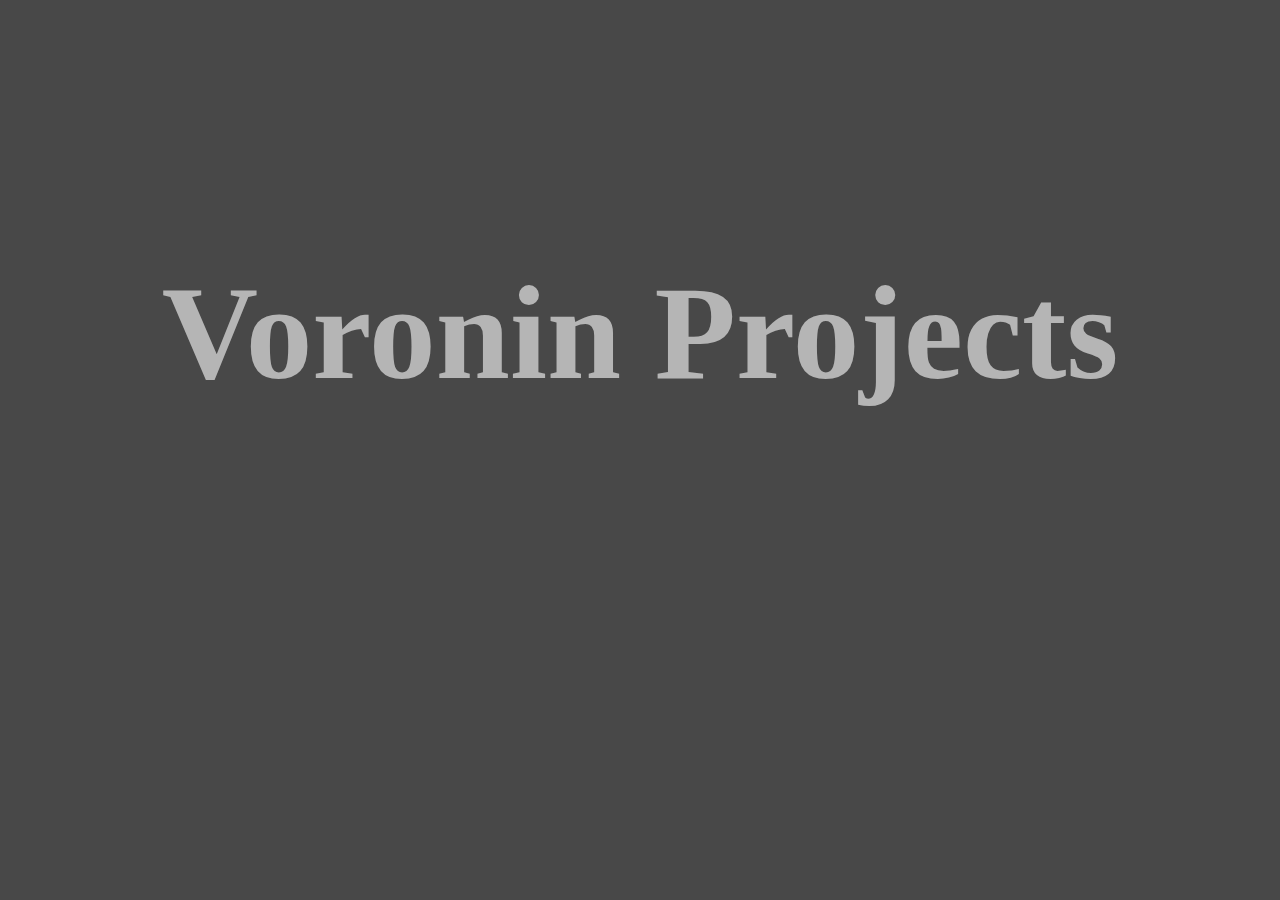
<file: index.html>
<!DOCTYPE html>
<html lang="en">
<head>
    <meta charset="UTF-8">
    <meta http-equiv="X-UA-Compatible" content="IE=edge">
    <meta name="viewport" content="width=device-width, initial-scale=1.0">
    <link rel="stylesheet" href="style.css">
    <title>Voronin</title>
</head>
<body>
    <h1>Voronin Projects</h1>
</body>
</html>
</file>
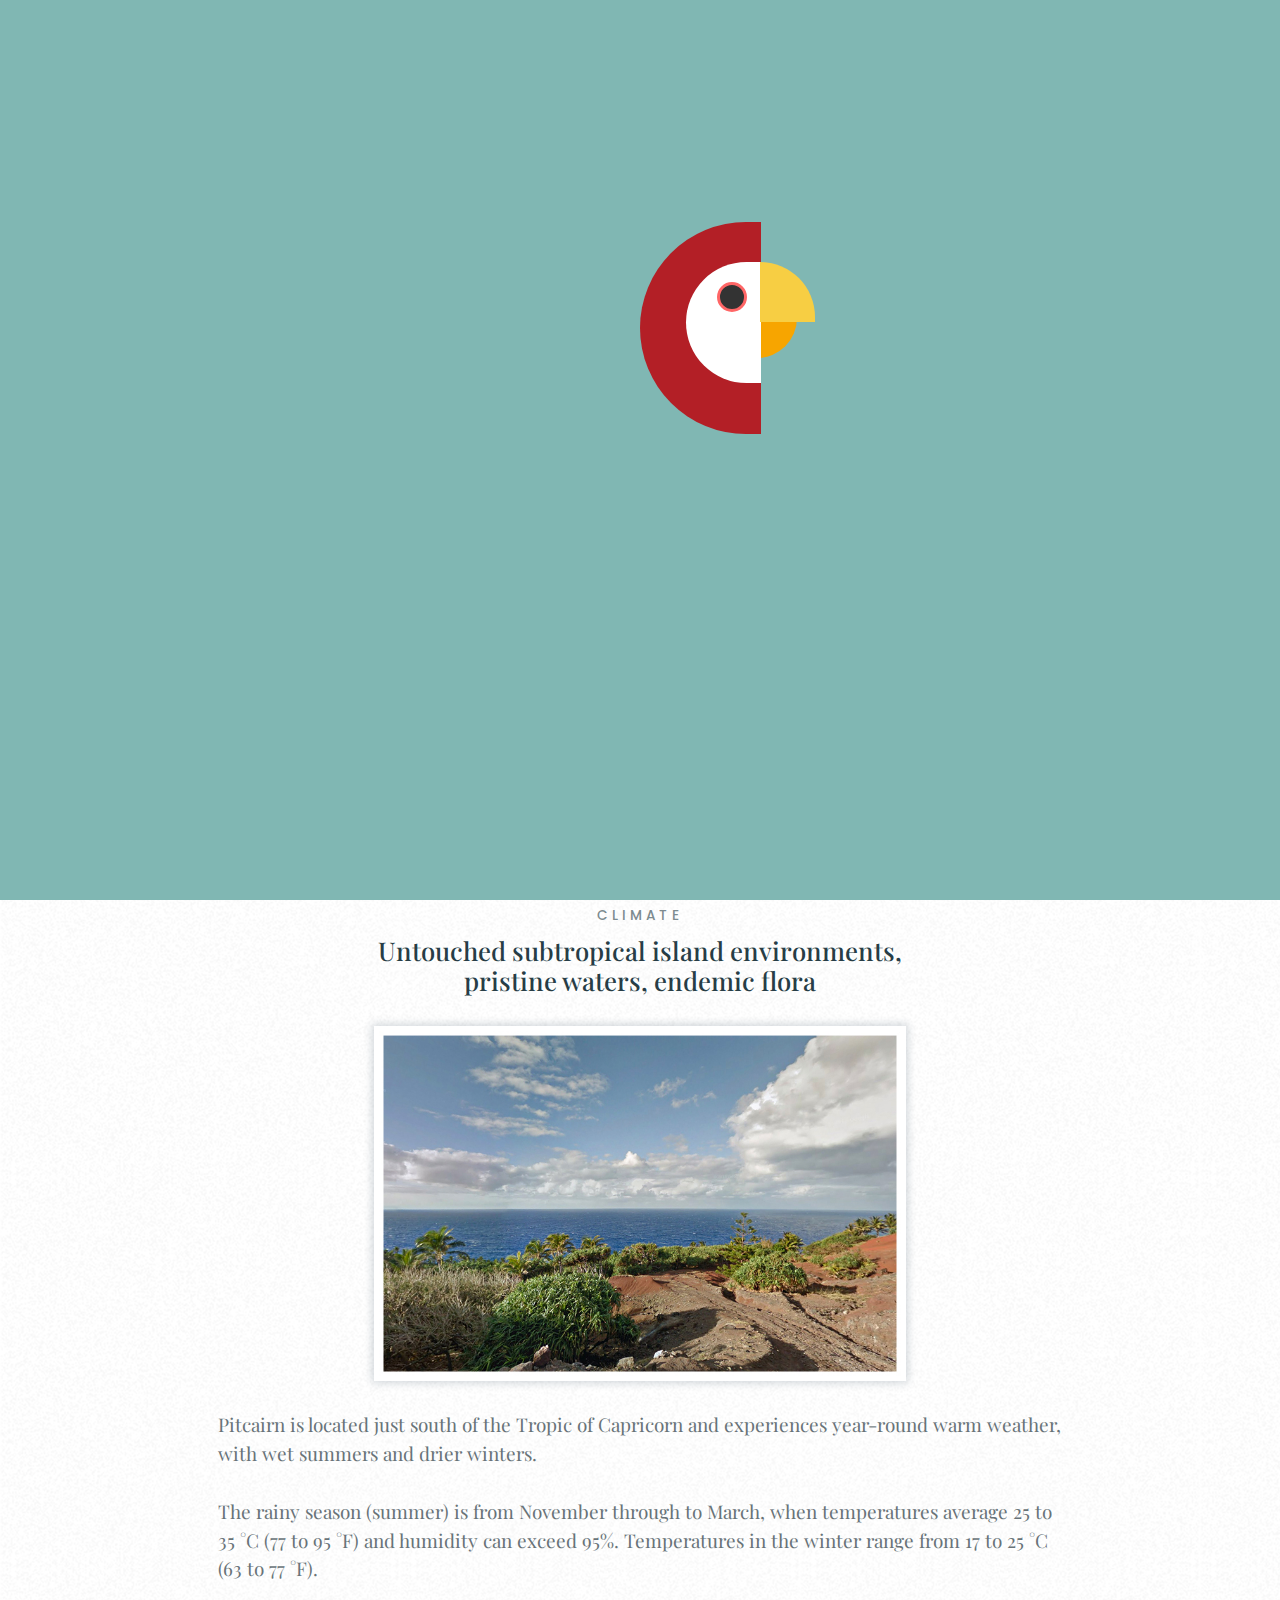
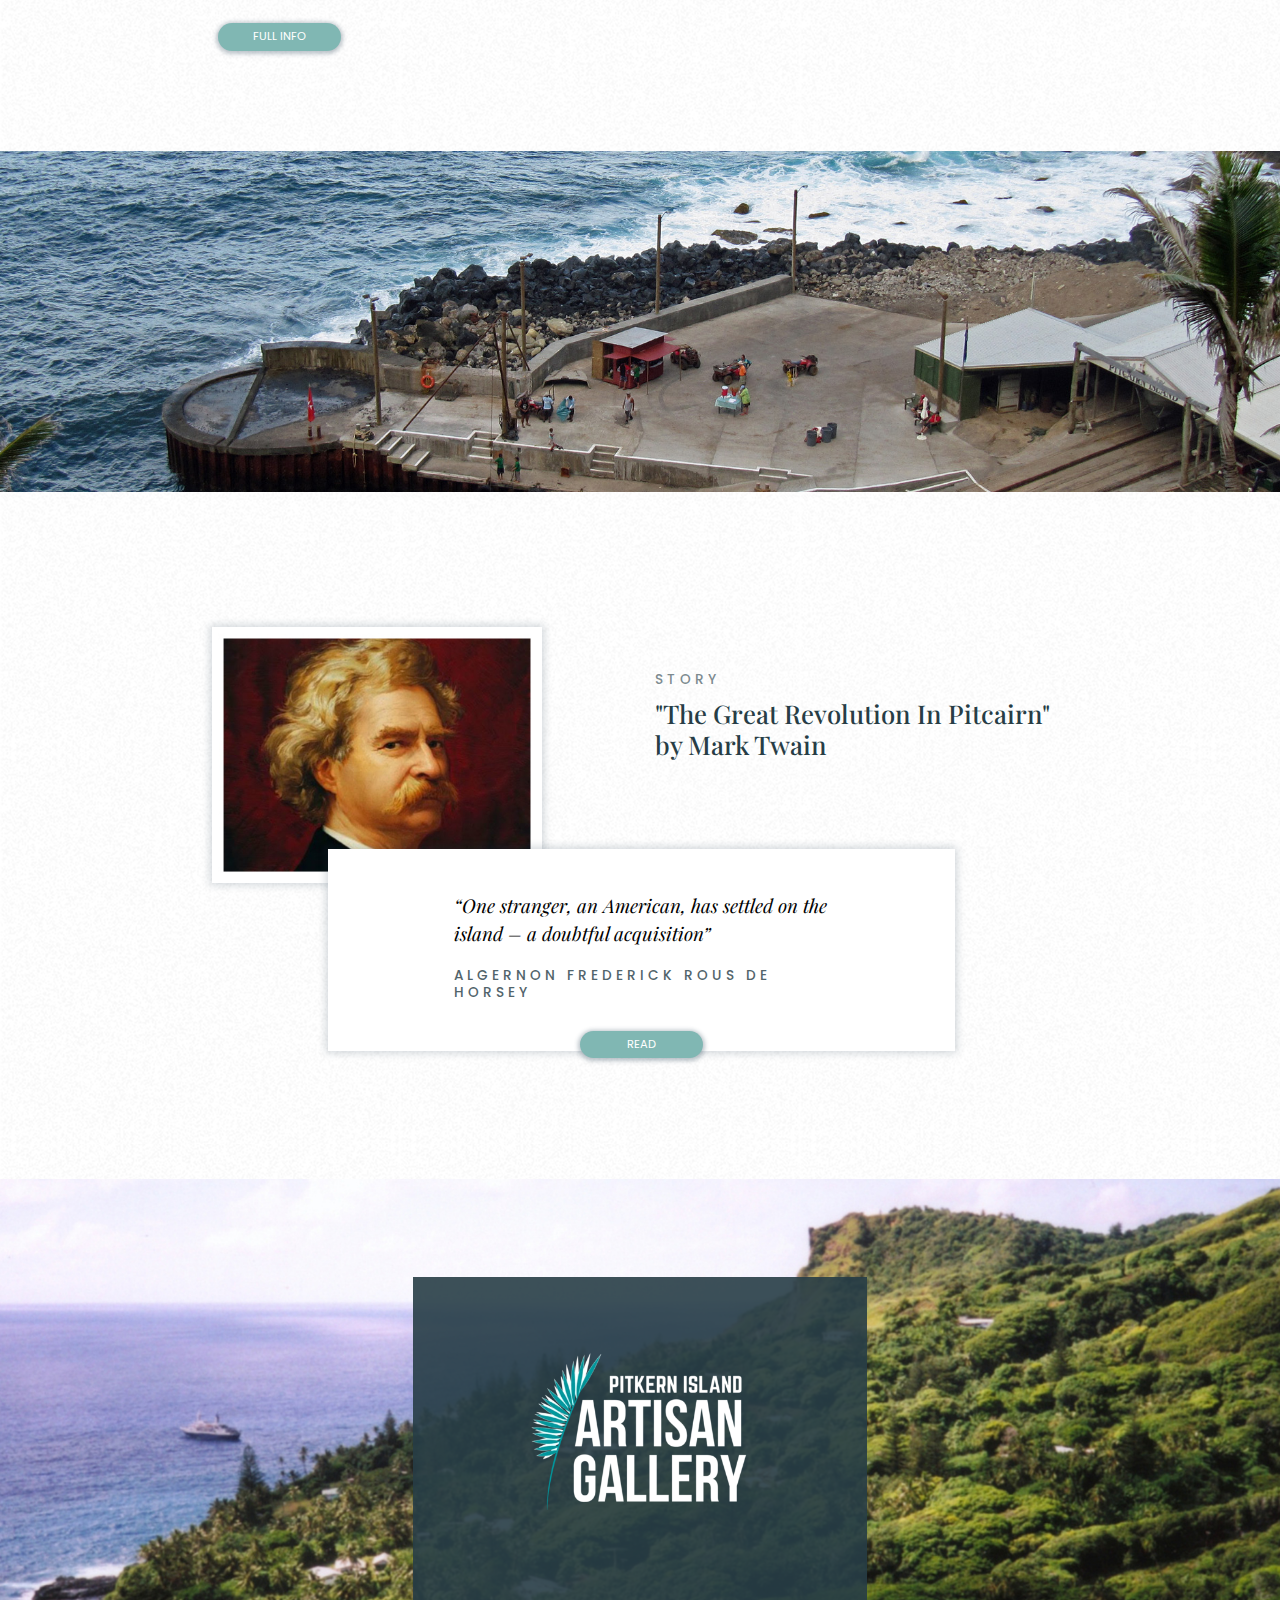
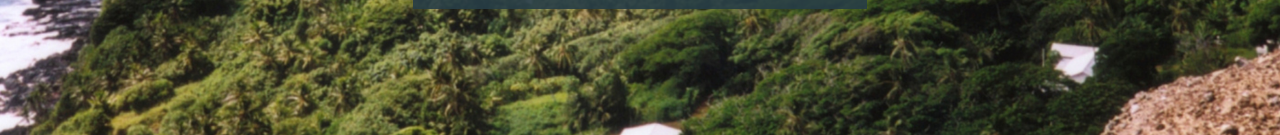
<file: Pitcairn/index.html>
<!DOCTYPE html>
<html lang="en">
<head>
    <meta charset="UTF-8">
    <meta name="viewport" content="width=device-width, initial-scale=1.0">
    <link rel="shortcut icon" type="image/png" href="favicon.png">
    <link rel="stylesheet" href="style.css">
    <link rel="stylesheet" href="preloader.css">
    <link rel="stylesheet" href="https://maxcdn.bootstrapcdn.com/bootstrap/4.0.0/css/bootstrap.min.css" integrity="sha384-Gn5384xqQ1aoWXA+058RXPxPg6fy4IWvTNh0E263XmFcJlSAwiGgFAW/dAiS6JXm" crossorigin="anonymous">
    <title>Pitcairn</title>
</head>
<body>

    <div class="preloader">
        <div class="loro">
            <div class="circ"></div>
            <div class="circ3"></div>
            <div class="circ5"></div>
            <div class="circ7"></div>
            <div class="ojo"></div>
        </div>
    </div>

    <div class="container-fluid">
        <div class="row">
            <div class="col-md-2"></div>
            <div class="col-md-8">
                <div class="midIslandBox">
                    <div class="islandsBox">Islands</div>
                </div>
                <h1>pitcairn</h1>
            </div>
            <div class="col-md-2"></div>
        </div>
        <div class="row">
            <div class="col-md-5">
                <div class="travelOne">
                    <h3>welcome</h3>
                    <h2>Come Explore…<br>The Legendary Pitcairn Islands</h2>
                    <p>The Pitcairn Islands is a group of four volcanic islands in the southern Pacific Ocean that form the sole British Overseas Territory in the Pacific Ocean.</p>
                    <p>Pitcairn is the least populous national jurisdiction in the world. As of January 2020, there were 43 permanent inhabitants.
                    </p>
                    <form action="https://en.wikipedia.org/wiki/Pitcairn_Islands" target="_blank"><button>FULL INFO</button></form>
                </div>
            </div>
            <div class="col-md-7 delPadding">
                <img class="doubleImg" src="img/doubleImage.png" alt="doubleImage">
            </div>
        </div>
        <div class="row">
            <div class="col-md-2"></div>
            <div class="col-md-8">
                <div class="travelTwo">
                    <h3>climate</h3>
                    <h2>Untouched subtropical island environments,<br>pristine waters, endemic flora</h2>
                </div>
                <img class="climateImg" src="img/climateImg.jpg" alt="climateImg">
                <div class="afterImg">
                    <p>Pitcairn is located just south of the Tropic of Capricorn and experiences year-round warm weather, with wet summers and drier winters.</p>
                    <p>The rainy season (summer) is from November through to March, when temperatures average 25 to 35 °C (77 to 95 °F) and humidity can exceed 95%. Temperatures in the winter range from 17 to 25 °C (63 to 77 °F).</p>
                </div>
                <form action="https://en.wikipedia.org/wiki/Pitcairn_Islands" target="_blank"><button>FULL INFO</button></form>
            </div>
            <div class="col-md-2"></div>
        </div>
        
        <div class="row">
            <img class="wideImg" src="img/wideImg.jpg" alt="wideImg">
        </div>
        <div class="row">
            <div class="col-md-1"></div>
            <div class="col-md-5">
                <img class="markImg" src="img/mark.jpg" alt="mark">
            </div>
            <div class="col-md-4">
                <div class="quoteText">
                    <h3>story</h3>
                    <h2>"The Great Revolution In Pitcairn" by Mark Twain</h2>
                </div>
            </div>
            <div class="col-md-2"></div>
        </div>
        <div class="row">
            <div class="col-md-3"></div>
            <div class="col-md-8">
                <div class="whiteBlock">
                    <div class="contentWhiteBlock">
                        <p>“One stranger, an American, has settled on the island – a doubtful acquisition”</p>
                        <div class="signature">
                            <h3 class="signName">Algernon Frederick Rous de Horsey</h3>
                        </div>
                    </div>
                </div>
                <div class="wbButtonBlock">
                    <form action="http://www.readprint.com/work-6158/The-Great-Revolution-In-Pitcairn-Mark-Twain/contents" target="_blank"><button>READ</button></form>
                </div>
            </div>
            <div class="col-md-1"></div>
        </div>
        <div class="row">
            <img class="bottomImg" src="img/bottomImg.jpg" alt="bottomImg">
            <div class="merch">
                <p><a href="https://pitkernartisangallery.pn/" target="_blank" ><img class="galleryLink" src="img/whiteLogo.png" alt=""></a></p>
                </form>
            </div>
        </div>
    </div>



    <script src="https://maxcdn.bootstrapcdn.com/bootstrap/4.0.0/js/bootstrap.min.js" integrity="sha384-JZR6Spejh4U02d8jOt6vLEHfe/JQGiRRSQQxSfFWpi1MquVdAyjUar5+76PVCmYl" crossorigin="anonymous"></script>
    <script src="https://code.jquery.com/jquery-3.6.0.js" integrity="sha256-H+K7U5CnXl1h5ywQfKtSj8PCmoN9aaq30gDh27Xc0jk=" crossorigin="anonymous"></script>
    <script>
        $(window).on("load",function(){
     		$(".preloader").delay(1500).fadeOut("slow");
            $('body').css("overflow-y","auto");
	    });
    </script>
</body>
</html>
</file>
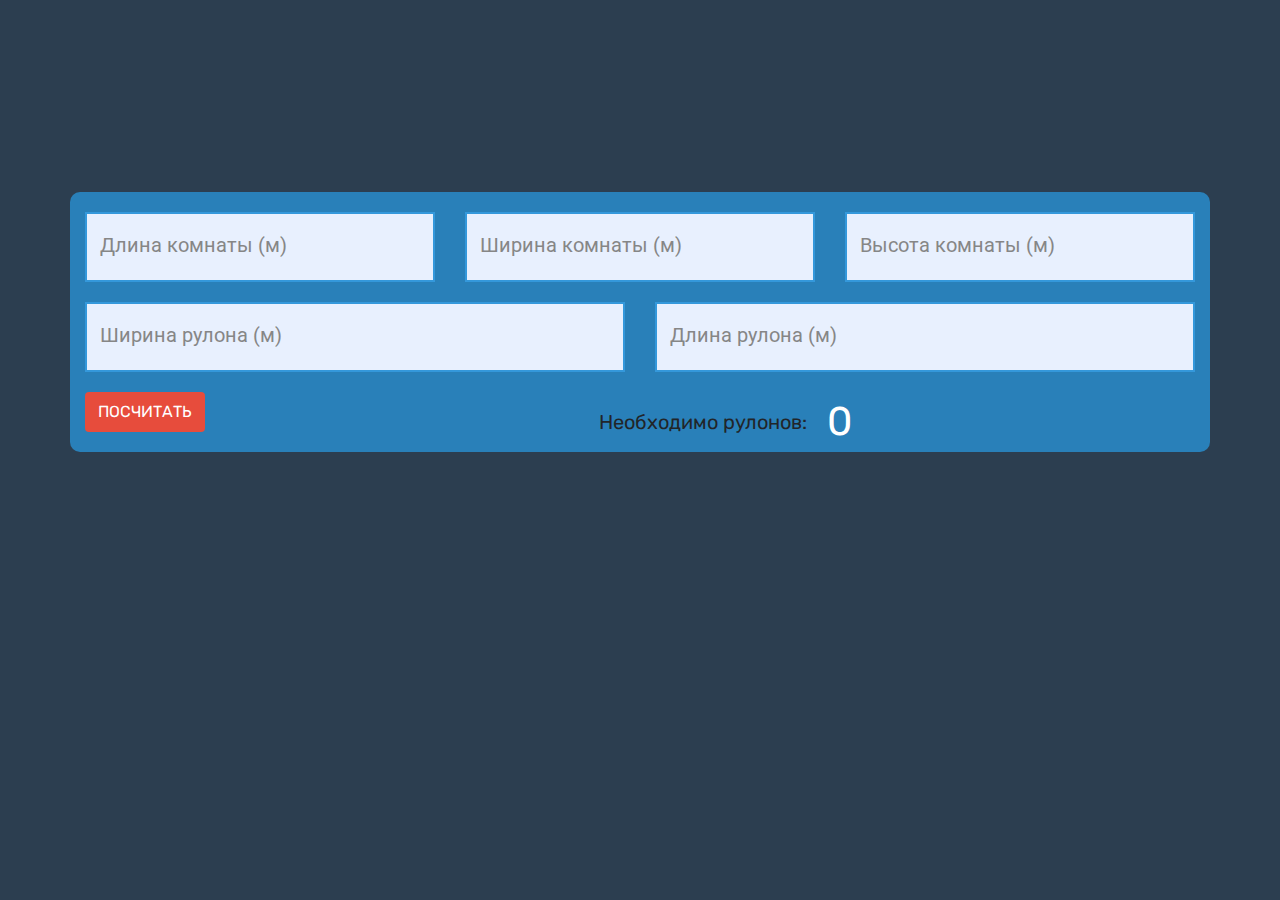
<file: calcs/Wallpapers/index.html>
<!DOCTYPE html>
<html lang="en">
<head>
    <meta charset="UTF-8">
    <meta http-equiv="X-UA-Compatible" content="IE=edge">
    <meta name="viewport" content="width=device-width, initial-scale=1.0">

    <link rel="stylesheet" href="style.css">
    <link rel="stylesheet" href="https://maxcdn.bootstrapcdn.com/bootstrap/4.0.0/css/bootstrap.min.css" integrity="sha384-Gn5384xqQ1aoWXA+058RXPxPg6fy4IWvTNh0E263XmFcJlSAwiGgFAW/dAiS6JXm" crossorigin="anonymous">
    <link rel="shortcut icon" href="favicon.png" type="image/png">
    <title>Wallpaper Calc</title>
</head>
<body>
    <div class="container">
        <div class="row">
            <div class="col">
                <div class="form-controls">
                    <input type="text" id="room__length" required>
                    <label for="room__length">Длина комнаты (м)</label>
                </div>
            </div>
            <div class="col">
                <div class="form-controls">
                    <input type="text" id="room__width" required>
                    <label for="room__width">Ширина комнаты (м)</label>
                </div>
            </div>
            <div class="col">
                <div class="form-controls">
                    <input type="text" id="room__height" required>
                    <label for="room__height">Высота комнаты (м)</label>
                </div>
            </div>
        </div>
        <div class="row">
            <div class="col">
                <div class="form-controls rolls">
                    <input type="text" id="roll__width" required>
                    <label for="roll__width">Ширина рулона (м)</label>
                </div>
            </div>
            <div class="col">
                <div class="form-controls rolls">
                    <input type="text" id="roll__length" required>
                    <label for="roll__length">Длина рулона (м)</label>
                </div>
            </div>
        </div>
        <div class="row">
            <div class="col-2">
                <button class="btn" type="button">Посчитать</button>
            </div>
            <div class="col-10">
                <div class="results">
                    <p class="countText align-middle">Необходимо рулонов:</p><p class="count__rolls align-middle">0</p>
                </div>
            </div>
        </div>
    </div>




    <script src="https://code.jquery.com/jquery-3.2.1.slim.min.js" integrity="sha384-KJ3o2DKtIkvYIK3UENzmM7KCkRr/rE9/Qpg6aAZGJwFDMVNA/GpGFF93hXpG5KkN" crossorigin="anonymous"></script>
    <script src="https://cdnjs.cloudflare.com/ajax/libs/popper.js/1.12.9/umd/popper.min.js" integrity="sha384-ApNbgh9B+Y1QKtv3Rn7W3mgPxhU9K/ScQsAP7hUibX39j7fakFPskvXusvfa0b4Q" crossorigin="anonymous"></script>
    <script src="https://maxcdn.bootstrapcdn.com/bootstrap/4.0.0/js/bootstrap.min.js" integrity="sha384-JZR6Spejh4U02d8jOt6vLEHfe/JQGiRRSQQxSfFWpi1MquVdAyjUar5+76PVCmYl" crossorigin="anonymous"></script>
    <script src="script.js"></script>
</body>
</html>
</file>
<file: style.css>
body {
    margin: 0;
    padding: 0;
    background-color: #484848;
}

h1 {
    text-align: center;
    font-size: 100pt;
    margin-top: 20%;
    color: #b5b5b5;
}
</file>
<file: Pitcairn/style.css>
@import url('https://fonts.googleapis.com/css2?family=Playfair+Display&display=swap');
@import url('https://fonts.googleapis.com/css2?family=Poppins:wght@500&display=swap');
@import url('https://fonts.googleapis.com/css2?family=Playfair+Display:ital@1&display=swap');

body {
    overflow-x: hidden;
    background-image: url(img/background.png);
    overflow-y: hidden;
}

::selection {
    background-color: #80b7b3;
}

.container-fluid {
    padding-left: 0 !important;
    padding-right: 0 !important;
    overflow-x: hidden;
}

.midIslandBox {
    position: absolute;
    left: 50%;
}

.delPadding {
    padding-right: 0 !important;
}

.doubleImg {
    float: right;
    max-width: 100%;
}

.islandsBox {
    width: calc(230px + 66 * (100vw / 1880)) !important;
    height: 176px;
    background-color: #80b7b3;
    text-align: center;
    font-size: calc(60px + 31 * (100vw / 1880)) !important;
    color: white;
    font-family: 'Playfair Display', serif;
    position: relative;
    left: -50%;
    -webkit-box-shadow: 0px 5px 10px 2px rgba(0, 0, 0, 0.2);
    -moz-box-shadow: 0px 5px 10px 2px rgba(0, 0, 0, 0.2);
    box-shadow: 0px 5px 10px 2px rgba(0, 0, 0, 0.2);
}

.climateImg {
    width: calc(440px + 400 * (100vw / 1880));
    height: auto;
    box-shadow: 0px 0px 8px 2px rgba(34, 60, 80, 0.2);
    margin-bottom: 40px;
    display: block;
    margin: 0 auto;
}

.wideImg {
    margin-top: 100px;
    margin-bottom: 135px;
    width: 100%;
}

.bottomImg {
    width: 100%;
}

.merch {
    padding: 5%;
    margin: 0 auto;
    margin-top: -35%;
    position: relative;
    z-index: 1;
    width: calc(390px + 280 * (100vw / 1880));
    height: 100%;
    background-color: rgba(39, 61, 70, 0.9);
    text-align: center;
}

.merch p {
    color: #d8dcdd;
    font-family: 'Poppins', sans-serif;
    font-size: 30pt;
}

/* Gallery block */

.galleryLink {
    width: calc(70% + 30 * (100vw / 1880));
    max-height: 100%;
}

a {
    display: inline-block;
    text-decoration: none;
    padding: 10px;
    color: white;
}

a::after {
    content: '';
    display: block;
    width: 0;
    height: 2px;
    background: white;
    transition: width .7s;
}

a:hover::after {
    width: 100%;
}

/* Gallery block end */

.travelOne {
    text-align: left !important;
    padding-left: 200px;
}

.travelTwo {
    text-align: center !important;
    margin-top: calc(80px + 110 * (100vw / 1880));
}

.afterImg p {
    text-align: left;
    font-family: 'Playfair Display', serif !important;
    margin-top: 60px;
}

.quoteText {
    margin-top: 45px;
}

.markImg {
    box-shadow: 0px 0px 8px 2px rgba(34, 60, 80, 0.2);
    margin-left: 20%;
    width: calc(300px + 130 * (100vw / 1880));
}

.whiteBlock {
    background-color: white;
    width: calc(500px + 550 * (100vw / 1880));
    height: auto;
    box-shadow: 0px 0px 8px 2px rgba(34, 60, 80, 0.2);
    padding-top: 5%;
    padding-bottom: 5%;
    padding-left: 15%;
    padding-right: 15%;
    margin-top: -4%;
    position: relative;
    z-index: 2;
}

.contentWhiteBlock {
    max-width: 700px;
}

.whiteBlock p {
    font-family: 'Playfair Display', serif;
    font-style: italic;
    color: black;
    max-width: 700px;
}

.wbButtonBlock {
    margin-bottom: 100px;
    text-align: center;
    max-width: 1050px;
    width: calc(500px + 550 * (100vw / 1880));
    top: -7%;
    position: relative;
    z-index: 3;
}

.wbButtonBlock button {
    margin-top: 0 !important;
}

.signature h3 {
    display: inline-block;
    margin-right: 15px;
}

.signName {
    color: #52646b !important;
}

h1 {
    font-family: 'Poppins', sans-serif !important;
    text-align: center !important;
    text-transform: uppercase !important;
    font-size: calc(140px + 40 * (100vw / 1880)) !important;
    color: #e9ebec !important;
    margin-top: 105px !important;
    margin-bottom: 40px !important;
}

p {
    font-family: 'Playfair Display', serif;
    font-size: calc(15px + 17 * (100vw / 1880)) !important;
    color: #687378;
    margin-bottom: 40px !important;
}

h2 {
    font-family: 'Playfair Display', serif !important;
    color: #273d46 !important;
    font-size: calc(19px + 29 * (100vw / 1880)) !important;
    margin-top: 34px !important;
    margin-bottom: 60px !important;
}

h3 {
    font-family: 'Poppins', sans-serif !important;
    text-transform: uppercase !important;
    font-size: calc(12px + 7 * (100vw / 1880)) !important;
    color: #7d8b90 !important;
    letter-spacing: 3pt;
}

button {
    font-family: 'Poppins', sans-serif !important;
    font-size: calc(10px + 6 * (100vw / 1880)) !important;
    color: white;
    margin-top: 20px !important;
    width: calc(100px + 100 * (100vw / 1880)) !important;
    height: calc(22px + 23 * (100vw / 1880)) !important;
    background-color: #80b7b3;
    border: none;
    border-radius: 30px !important;
    box-shadow: 0px 1px 4px 2px rgba(34, 60, 80, 0.3);
    outline: none !important;
}

button:hover {
    background-color: #64a5a1;
    
}

button:active {
    box-shadow:0px 0px 1px #bababa, inset 0px 0px 6px #000000;
}

@media (max-width: 1600px) {
    p {
        font-size: calc(15px + (17 + 17 * 0.7) * ((100vw - 1024px) / 1880)) !important;
        margin-bottom: 20px !important;
    }

    h1 {
        font-size: calc(140px + 40 * (100vw / 1880)) !important;
        font-size: calc(140px + (40 + 40 * 0.7) * ((100vw - 1024px) / 1880)) !important;
    }

    h2 {
        font-size: calc(19px + (29 + 29 * 0.7) * ((100vw - 1024px) / 1880)) !important;
        margin-top: 10px !important;
        margin-bottom: 20px !important;
    }

    h3 {
        font-size: calc(12px + (7 + 7 * 0.7) * ((100vw - 1024px) / 1880)) !important;
    }

    .islandsBox {
        font-size: calc(60px + (31 + 31 * 0.7) * ((100vw - 1024px) / 1880)) !important;
        width: calc(230px + (66 + 66 * 0.7) * ((100vw - 1024px) / 1880)) !important;
        padding-top: 30px;
    }

    .climateImg {
        width: calc(440px + (400 + 400 * 0.7) * ((100vw - 1024px) / 1880));
        margin-top: 30px;
    }

    .travelOne {
        padding-left: 100px;
    }

    .travelTwo {
        margin-top: calc(80px + (110 + 110 * 0.7) * ((100vw - 1024px) / 1880));
    }

    .afterImg p {
        margin-top: 30px;
    }

    .markImg {
        width: calc(300px + (130 + 130 * 0.7) * ((100vw - 1024px) / 1880));
    }

    .whiteBlock {
        width: calc(500px + (550 + 550 * 0.7) * ((100vw - 1024px) / 1880));
    }

    .wbButtonBlock {
        width: calc(500px + (550 + 550 * 0.7) * ((100vw - 1024px) / 1880));
    }

    .merch {
        width: calc(390px + (280 + 280 * 0.7) * ((100vw - 1024px) / 1880));
    }

    .galleryLink {
        width: calc(70% + (30 + 30 * 0.7) * ((100vw - 1024px) / 1880));
    }

    button {
        width: calc(100px + (100 + 100 * 0.7) * ((100vw - 1024px) / 1880)) !important;
        height: calc(22px + (23 + 23 * 0.7) * ((100vw - 1024px) / 1880)) !important;
        font-size: calc(10px + (6 + 6 * 0.7) * ((100vw - 1024px) / 1880)) !important;
    }
}
</file>
<file: Pitcairn/preloader.css>
.preloader{
    position: fixed;
    width: 100vw;
    height: 100vh;
    left: 0;
    top: 0;
    right: 0;
    bottom: 0;
    background: #80b7b3;
    z-index: 30;
    
  }
  .loro{
    position:relative;
    width:231px;
    height:300px;
    margin:0 auto;
    margin-top: 15%;
      
  }
  .circ{
    position:absolute;
    width:121px;
    height:212px;
    border-radius: 300px 0  0 300px;
    background:#b31f26;
    margin:30px 50%;
    transform-origin:50% 50%;
    -webkit-transform-origin:50% 50%;
    -moz-transform-origin:50% 50%;
     animation:gira 3s linear infinite;
      -moz-animation: gira 3s alternate infinite;
      -webkit-animation: gira 3s linear infinite;
      -o-animation: gira 3s alternate infinite;
    
    
  }
  .circ3{
    position:absolute;
    display:block;
    width:80px;
    height:45px;
    border-radius:0 0 90px 90px;
   background:#f7a500;
    margin:121px 192px;
    transform-origin:-21% 53%;
     -webkit-transform-origin:-21% 53%;
    -moz-transform-origin:-21% 53%;
     animation:gira5 3s linear infinite;
      -moz-animation: gira5 3s linear infinite;
      -webkit-animation: gira5 3s linear infinite;
      -o-animation: gira5 3s linear infinite;
    
  }
  .circ5{
    position:absolute;
    
    width:75px;
    height:121px;
    border-radius:90px 0 0 90px ;
    background:white;
    margin:70px 161px;
     transform-origin:19% 50%;
    -webkit-transform-origin:19% 50%;
    -moz-transform-origin:19% 50%;
     animation:gira3 3s linear infinite;
      -moz-animation: gira3 3s linear infinite;
      -webkit-animation: gira3 3s linear infinite;
      -o-animation: gira3 3s linear infinite;
      
  }
  .ojo{
    position:absolute;
    width:30px;
    height:30px;
    border-radius:100%;
    background:#333;
    border:3px solid #ff6666;
    margin:90px 192px;
     animation:va 3s linear infinite;
      -moz-animation: va 3s linear infinite;
      -webkit-animation:va 3s linear infinite;
      -o-animation: va 3s linear infinite;
    z-index:33;
    
  }
  .circ7{
    position:absolute;
    width:55px;
    height:60px;
    border-radius:0 192px 0 0;
    background:#f7ce43;
    margin:70px 235px;
      transform-origin:102% 207%;
    -webkit-transform-origin:-102% 207%;
    -moz-transform-origin:-102% 207%;
   
     animation:gira7 3s linear infinite;
      -moz-animation: gira7 3s linear infinite;
      -webkit-animation: gira7 3s linear infinite;
      -o-animation: gira7 3s linear infinite;
  }
  
  @-webkit-keyframes gira {
    0% {transform: rotate(0deg);
      -moz-transform: rotate(0deg);
      -webkit-transform: rotate(0deg);
      -o-transform: rotate(0deg);
      -ms-transform: rotate(0deg); }
      25% {transform: rotate(0deg);
      -moz-transform: rotate(0deg);
      -webkit-transform: rotate(0deg);
      -o-transform: rotate(0deg);
      -ms-transform: rotate(0deg); }
    50% { transform: rotate(180deg);
      -moz-transform: rotate(180deg);
      -webkit-transform: rotate(180deg);
      -o-transform: rotate(180deg);
      -ms-transform: rotate(180deg); }
    55% { transform: rotate(180deg);
      -moz-transform: rotate(180deg);
      -webkit-transform: rotate(180deg);
      -o-transform: rotate(180deg);
      -ms-transform: rotate(180deg); }
    60% { transform: rotate(180deg);
      -moz-transform: rotate(180deg);
      -webkit-transform: rotate(180deg);
      -o-transform: rotate(180deg);
      -ms-transform: rotate(180deg); }
    65% { transform: rotate(180deg);
      -moz-transform: rotate(180deg);
      -webkit-transform: rotate(180deg);
      -o-transform: rotate(180deg);
      -ms-transform: rotate(180deg); }
    75% {transform: rotate(360deg);
      -moz-transform: rotate(360deg);
      -webkit-transform: rotate(360deg);
      -o-transform: rotate(360deg);
      -ms-transform: rotate(360deg);  }
    80% { transform: rotate(360deg);
      -moz-transform: rotate(360deg);
      -webkit-transform: rotate(360deg);
      -o-transform: rotate(360deg);
      -ms-transform: rotate(360deg);  }
   85% { transform: rotate(360deg);
      -moz-transform: rotate(360deg);
      -webkit-transform: rotate(360deg);
      -o-transform: rotate(360deg);
      -ms-transform: rotate(360deg);  }
   90% { transform: rotate(360deg);
      -moz-transform: rotate(360deg);
      -webkit-transform: rotate(360deg);
      -o-transform: rotate(360deg);
      -ms-transform: rotate(360deg);  }
    95% { transform: rotate(360deg);
      -moz-transform: rotate(360deg);
      -webkit-transform: rotate(360deg);
      -o-transform: rotate(360deg);
      -ms-transform: rotate(360deg);  }
    100% {  transform: rotate(360deg);
      -moz-transform: rotate(360deg);
      -webkit-transform: rotate(360deg);
      -o-transform: rotate(360deg);
      -ms-transform: rotate(360deg);   }
  }
  
  
  @keyframes gira {
    0% {transform: rotate(0deg);
      -moz-transform: rotate(0deg);
      -webkit-transform: rotate(0deg);
      -o-transform: rotate(0deg);
      -ms-transform: rotate(0deg); }
      25% {transform: rotate(0deg);
      -moz-transform: rotate(0deg);
      -webkit-transform: rotate(0deg);
      -o-transform: rotate(0deg);
      -ms-transform: rotate(0deg); }
    50% { transform: rotate(180deg);
      -moz-transform: rotate(180deg);
      -webkit-transform: rotate(180deg);
      -o-transform: rotate(180deg);
      -ms-transform: rotate(180deg); }
    55% { transform: rotate(180deg);
      -moz-transform: rotate(180deg);
      -webkit-transform: rotate(180deg);
      -o-transform: rotate(180deg);
      -ms-transform: rotate(180deg); }
    60% { transform: rotate(180deg);
      -moz-transform: rotate(180deg);
      -webkit-transform: rotate(180deg);
      -o-transform: rotate(180deg);
      -ms-transform: rotate(180deg); }
    65% { transform: rotate(180deg);
      -moz-transform: rotate(180deg);
      -webkit-transform: rotate(180deg);
      -o-transform: rotate(180deg);
      -ms-transform: rotate(180deg); }
    75% {transform: rotate(360deg);
      -moz-transform: rotate(360deg);
      -webkit-transform: rotate(360deg);
      -o-transform: rotate(360deg);
      -ms-transform: rotate(360deg);  }
    80% { transform: rotate(360deg);
      -moz-transform: rotate(360deg);
      -webkit-transform: rotate(360deg);
      -o-transform: rotate(360deg);
      -ms-transform: rotate(360deg);  }
   85% { transform: rotate(360deg);
      -moz-transform: rotate(360deg);
      -webkit-transform: rotate(360deg);
      -o-transform: rotate(360deg);
      -ms-transform: rotate(360deg);  }
   90% { transform: rotate(360deg);
      -moz-transform: rotate(360deg);
      -webkit-transform: rotate(360deg);
      -o-transform: rotate(360deg);
      -ms-transform: rotate(360deg);  }
    95% { transform: rotate(360deg);
      -moz-transform: rotate(360deg);
      -webkit-transform: rotate(360deg);
      -o-transform: rotate(360deg);
      -ms-transform: rotate(360deg);  }
    100% {  transform: rotate(360deg);
      -moz-transform: rotate(360deg);
      -webkit-transform: rotate(360deg);
      -o-transform: rotate(360deg);
      -ms-transform: rotate(360deg);   }
  }
  @-moz-keyframes gira {
    0% {transform: rotate(0deg);
      -moz-transform: rotate(0deg);
      -webkit-transform: rotate(0deg);
      -o-transform: rotate(0deg);
      -ms-transform: rotate(0deg); }
      25% {transform: rotate(0deg);
      -moz-transform: rotate(0deg);
      -webkit-transform: rotate(0deg);
      -o-transform: rotate(0deg);
      -ms-transform: rotate(0deg); }
    50% { transform: rotate(180deg);
      -moz-transform: rotate(180deg);
      -webkit-transform: rotate(180deg);
      -o-transform: rotate(180deg);
      -ms-transform: rotate(180deg); }
    55% { transform: rotate(180deg);
      -moz-transform: rotate(180deg);
      -webkit-transform: rotate(180deg);
      -o-transform: rotate(180deg);
      -ms-transform: rotate(180deg); }
    60% { transform: rotate(180deg);
      -moz-transform: rotate(180deg);
      -webkit-transform: rotate(180deg);
      -o-transform: rotate(180deg);
      -ms-transform: rotate(180deg); }
    65% { transform: rotate(180deg);
      -moz-transform: rotate(180deg);
      -webkit-transform: rotate(180deg);
      -o-transform: rotate(180deg);
      -ms-transform: rotate(180deg); }
    75% {transform: rotate(360deg);
      -moz-transform: rotate(360deg);
      -webkit-transform: rotate(360deg);
      -o-transform: rotate(360deg);
      -ms-transform: rotate(360deg);  }
    80% { transform: rotate(360deg);
      -moz-transform: rotate(360deg);
      -webkit-transform: rotate(360deg);
      -o-transform: rotate(360deg);
      -ms-transform: rotate(360deg);  }
   85% { transform: rotate(360deg);
      -moz-transform: rotate(360deg);
      -webkit-transform: rotate(360deg);
      -o-transform: rotate(360deg);
      -ms-transform: rotate(360deg);  }
   90% { transform: rotate(360deg);
      -moz-transform: rotate(360deg);
      -webkit-transform: rotate(360deg);
      -o-transform: rotate(360deg);
      -ms-transform: rotate(360deg);  }
    95% { transform: rotate(360deg);
      -moz-transform: rotate(360deg);
      -webkit-transform: rotate(360deg);
      -o-transform: rotate(360deg);
      -ms-transform: rotate(360deg);  }
    100% {  transform: rotate(360deg);
      -moz-transform: rotate(360deg);
      -webkit-transform: rotate(360deg);
      -o-transform: rotate(360deg);
      -ms-transform: rotate(360deg);   }
  }
  
  @-webkit-keyframes gira3{
    0% {transform: rotate(0deg);
      -moz-transform: rotate(0deg);
      -webkit-transform: rotate(0deg);
      -o-transform: rotate(0deg);
      -ms-transform: rotate(0deg); }
      25% {transform: rotate(0deg);
      -moz-transform: rotate(0deg);
      -webkit-transform: rotate(0deg);
      -o-transform: rotate(0deg);
      -ms-transform: rotate(0deg); }
    50% { transform: rotate(-180deg);
      -moz-transform: rotate(-180deg);
      -webkit-transform: rotate(-180deg);
      -o-transform: rotate(-180deg);
      -ms-transform: rotate(-180deg); }
    55% {  transform: rotate(-180deg);
      -moz-transform: rotate(-180deg);
      -webkit-transform: rotate(-180deg);
      -o-transform: rotate(-180deg);
      -ms-transform: rotate(-180deg); }
    60% { transform: rotate(-180deg);
      -moz-transform: rotate(-180deg);
      -webkit-transform: rotate(-180deg);
      -o-transform: rotate(-180deg);
      -ms-transform: rotate(-180deg); }
    65% {  transform: rotate(-180deg);
      -moz-transform: rotate(-180deg);
      -webkit-transform: rotate(-180deg);
      -o-transform: rotate(-180deg);
      -ms-transform: rotate(-180deg); }
    75% {transform: rotate(-360deg);
      -moz-transform: rotate(-360deg);
      -webkit-transform: rotate(-360deg);
      -o-transform: rotate(-360deg);
      -ms-transform: rotate(-360deg);  }
    80% {transform: rotate(-360deg);
      -moz-transform: rotate(-360deg);
      -webkit-transform: rotate(-360deg);
      -o-transform: rotate(-360deg);
      -ms-transform: rotate(-360deg);  }
   85% {transform: rotate(-360deg);
      -moz-transform: rotate(-360deg);
      -webkit-transform: rotate(-360deg);
      -o-transform: rotate(-360deg);
      -ms-transform: rotate(-360deg);  }
   90% {transform: rotate(-360deg);
      -moz-transform: rotate(-360deg);
      -webkit-transform: rotate(-360deg);
      -o-transform: rotate(-360deg);
      -ms-transform: rotate(-360deg);  }
    95% {transform: rotate(-360deg);
      -moz-transform: rotate(-360deg);
      -webkit-transform: rotate(-360deg);
      -o-transform: rotate(-360deg);
      -ms-transform: rotate(-360deg);  }
    100%{transform: rotate(-360deg);
      -moz-transform: rotate(-360deg);
      -webkit-transform: rotate(-360deg);
      -o-transform: rotate(-360deg);
      -ms-transform: rotate(-360deg);  }
  }
  
  
  @keyframes gira3{
    0% {transform: rotate(0deg);
      -moz-transform: rotate(0deg);
      -webkit-transform: rotate(0deg);
      -o-transform: rotate(0deg);
      -ms-transform: rotate(0deg); }
      25% {transform: rotate(0deg);
      -moz-transform: rotate(0deg);
      -webkit-transform: rotate(0deg);
      -o-transform: rotate(0deg);
      -ms-transform: rotate(0deg); }
    50% { transform: rotate(-180deg);
      -moz-transform: rotate(-180deg);
      -webkit-transform: rotate(-180deg);
      -o-transform: rotate(-180deg);
      -ms-transform: rotate(-180deg); }
    55% {  transform: rotate(-180deg);
      -moz-transform: rotate(-180deg);
      -webkit-transform: rotate(-180deg);
      -o-transform: rotate(-180deg);
      -ms-transform: rotate(-180deg); }
    60% { transform: rotate(-180deg);
      -moz-transform: rotate(-180deg);
      -webkit-transform: rotate(-180deg);
      -o-transform: rotate(-180deg);
      -ms-transform: rotate(-180deg); }
    65% {  transform: rotate(-180deg);
      -moz-transform: rotate(-180deg);
      -webkit-transform: rotate(-180deg);
      -o-transform: rotate(-180deg);
      -ms-transform: rotate(-180deg); }
    75% {transform: rotate(-360deg);
      -moz-transform: rotate(-360deg);
      -webkit-transform: rotate(-360deg);
      -o-transform: rotate(-360deg);
      -ms-transform: rotate(-360deg);  }
    80% {transform: rotate(-360deg);
      -moz-transform: rotate(-360deg);
      -webkit-transform: rotate(-360deg);
      -o-transform: rotate(-360deg);
      -ms-transform: rotate(-360deg);  }
   85% {transform: rotate(-360deg);
      -moz-transform: rotate(-360deg);
      -webkit-transform: rotate(-360deg);
      -o-transform: rotate(-360deg);
      -ms-transform: rotate(-360deg);  }
   90% {transform: rotate(-360deg);
      -moz-transform: rotate(-360deg);
      -webkit-transform: rotate(-360deg);
      -o-transform: rotate(-360deg);
      -ms-transform: rotate(-360deg);  }
    95% {transform: rotate(-360deg);
      -moz-transform: rotate(-360deg);
      -webkit-transform: rotate(-360deg);
      -o-transform: rotate(-360deg);
      -ms-transform: rotate(-360deg);  }
    100%{transform: rotate(-360deg);
      -moz-transform: rotate(-360deg);
      -webkit-transform: rotate(-360deg);
      -o-transform: rotate(-360deg);
      -ms-transform: rotate(-360deg);  }
  }
  
  @-moz-keyframes gira3{
    0% {transform: rotate(0deg);
      -moz-transform: rotate(0deg);
      -webkit-transform: rotate(0deg);
      -o-transform: rotate(0deg);
      -ms-transform: rotate(0deg); }
      25% {transform: rotate(0deg);
      -moz-transform: rotate(0deg);
      -webkit-transform: rotate(0deg);
      -o-transform: rotate(0deg);
      -ms-transform: rotate(0deg); }
    50% { transform: rotate(-180deg);
      -moz-transform: rotate(-180deg);
      -webkit-transform: rotate(-180deg);
      -o-transform: rotate(-180deg);
      -ms-transform: rotate(-180deg); }
    55% {  transform: rotate(-180deg);
      -moz-transform: rotate(-180deg);
      -webkit-transform: rotate(-180deg);
      -o-transform: rotate(-180deg);
      -ms-transform: rotate(-180deg); }
    60% { transform: rotate(-180deg);
      -moz-transform: rotate(-180deg);
      -webkit-transform: rotate(-180deg);
      -o-transform: rotate(-180deg);
      -ms-transform: rotate(-180deg); }
    65% {  transform: rotate(-180deg);
      -moz-transform: rotate(-180deg);
      -webkit-transform: rotate(-180deg);
      -o-transform: rotate(-180deg);
      -ms-transform: rotate(-180deg); }
    75% {transform: rotate(-360deg);
      -moz-transform: rotate(-360deg);
      -webkit-transform: rotate(-360deg);
      -o-transform: rotate(-360deg);
      -ms-transform: rotate(-360deg);  }
    80% {transform: rotate(-360deg);
      -moz-transform: rotate(-360deg);
      -webkit-transform: rotate(-360deg);
      -o-transform: rotate(-360deg);
      -ms-transform: rotate(-360deg);  }
   85% {transform: rotate(-360deg);
      -moz-transform: rotate(-360deg);
      -webkit-transform: rotate(-360deg);
      -o-transform: rotate(-360deg);
      -ms-transform: rotate(-360deg);  }
   90% {transform: rotate(-360deg);
      -moz-transform: rotate(-360deg);
      -webkit-transform: rotate(-360deg);
      -o-transform: rotate(-360deg);
      -ms-transform: rotate(-360deg);  }
    95% {transform: rotate(-360deg);
      -moz-transform: rotate(-360deg);
      -webkit-transform: rotate(-360deg);
      -o-transform: rotate(-360deg);
      -ms-transform: rotate(-360deg);  }
    100%{transform: rotate(-360deg);
      -moz-transform: rotate(-360deg);
      -webkit-transform: rotate(-360deg);
      -o-transform: rotate(-360deg);
      -ms-transform: rotate(-360deg);  }
  }
  @-webkit-keyframes gira5 {
      0% {transform: rotate(0deg);
      -moz-transform: rotate(0deg);
      -webkit-transform: rotate(0deg);
      -o-transform: rotate(0deg);
      -ms-transform: rotate(0deg);
     border-radius:0 0 90px 90px;}
      25% {transform: rotate(0deg);
      -moz-transform: rotate(0deg);
      -webkit-transform: rotate(0deg);
      -o-transform: rotate(0deg);
      -ms-transform: rotate(0deg);border-radius:0 0 90px 90px; }
    50% { transform: rotate(-180deg);
      -moz-transform: rotate(-180deg);
      -webkit-transform: rotate(-180deg);
      -o-transform: rotate(-180deg);
      -ms-transform: rotate(-180deg);
       border-radius:90px 90px 0 0;
    }
    55% {  transform: rotate(-180deg);
      -moz-transform: rotate(-180deg);
      -webkit-transform: rotate(-180deg);
      -o-transform: rotate(-180deg);
      -ms-transform: rotate(-180deg);
       border-radius:90px 90px 0 0;
     }
    60% { transform: rotate(-180deg);
      -moz-transform: rotate(-180deg);
      -webkit-transform: rotate(-180deg);
      -o-transform: rotate(-180deg);
      -ms-transform: rotate(-180deg);
       border-radius:90px 90px 0 0;
     }
    65% {  transform: rotate(-180deg);
      -moz-transform: rotate(-180deg);
      -webkit-transform: rotate(-180deg);
      -o-transform: rotate(-180deg);
      -ms-transform: rotate(-180deg);
     border-radius:90px 90px 0 0;}
    75% {transform: rotate(0deg);
      -moz-transform: rotate(0deg);
      -webkit-transform: rotate(0deg);
      -o-transform: rotate(0deg);
      -ms-transform: rotate(0deg); 
     border-radius:0 0 90px 90px;}
    80% {transform: rotate(0deg);
      -moz-transform: rotate(0deg);
      -webkit-transform: rotate(0deg);
      -o-transform: rotate(0deg);
      -ms-transform: rotate(0deg);  border-radius:0 0 90px 90px;  }
   85% {transform: rotate(0deg);
      -moz-transform: rotate(0deg);
      -webkit-transform: rotate(0deg);
      -o-transform: rotate(0deg);
      -ms-transform: rotate(0deg); border-radius:0 0 90px 90px;   }
   90% {transform: rotate(0deg);
      -moz-transform: rotate(0deg);
      -webkit-transform: rotate(0deg);
      -o-transform: rotate(0deg);
      -ms-transform: rotate(0deg); border-radius:0 0 90px 90px;   }
    95% {transform: rotate(0deg);
      -moz-transform: rotate(0deg);
      -webkit-transform: rotate(0deg);
      -o-transform: rotate(0deg);
      -ms-transform: rotate(0deg);  border-radius:0 0 90px 90px; }
    100%{transform: rotate(0deg);
      -moz-transform: rotate(0deg);
      -webkit-transform: rotate(0deg);
      -o-transform: rotate(0deg);
      -ms-transform: rotate(0deg);  border-radius:0 0 90px 90px;  }
  }
  @keyframes gira5 {
      0% {transform: rotate(0deg);
      -moz-transform: rotate(0deg);
      -webkit-transform: rotate(0deg);
      -o-transform: rotate(0deg);
      -ms-transform: rotate(0deg);
     border-radius:0 0 90px 90px;}
      25% {transform: rotate(0deg);
      -moz-transform: rotate(0deg);
      -webkit-transform: rotate(0deg);
      -o-transform: rotate(0deg);
      -ms-transform: rotate(0deg);border-radius:0 0 90px 90px; }
    50% { transform: rotate(-180deg);
      -moz-transform: rotate(-180deg);
      -webkit-transform: rotate(-180deg);
      -o-transform: rotate(-180deg);
      -ms-transform: rotate(-180deg);
       border-radius:90px 90px 0 0;
    }
    55% {  transform: rotate(-180deg);
      -moz-transform: rotate(-180deg);
      -webkit-transform: rotate(-180deg);
      -o-transform: rotate(-180deg);
      -ms-transform: rotate(-180deg);
       border-radius:90px 90px 0 0;
     }
    60% { transform: rotate(-180deg);
      -moz-transform: rotate(-180deg);
      -webkit-transform: rotate(-180deg);
      -o-transform: rotate(-180deg);
      -ms-transform: rotate(-180deg);
       border-radius:90px 90px 0 0;
     }
    65% {  transform: rotate(-180deg);
      -moz-transform: rotate(-180deg);
      -webkit-transform: rotate(-180deg);
      -o-transform: rotate(-180deg);
      -ms-transform: rotate(-180deg);
     border-radius:90px 90px 0 0;}
    75% {transform: rotate(0deg);
      -moz-transform: rotate(0deg);
      -webkit-transform: rotate(0deg);
      -o-transform: rotate(0deg);
      -ms-transform: rotate(0deg); 
     border-radius:0 0 90px 90px;}
    80% {transform: rotate(0deg);
      -moz-transform: rotate(0deg);
      -webkit-transform: rotate(0deg);
      -o-transform: rotate(0deg);
      -ms-transform: rotate(0deg);  border-radius:0 0 90px 90px;  }
   85% {transform: rotate(0deg);
      -moz-transform: rotate(0deg);
      -webkit-transform: rotate(0deg);
      -o-transform: rotate(0deg);
      -ms-transform: rotate(0deg); border-radius:0 0 90px 90px;   }
   90% {transform: rotate(0deg);
      -moz-transform: rotate(0deg);
      -webkit-transform: rotate(0deg);
      -o-transform: rotate(0deg);
      -ms-transform: rotate(0deg); border-radius:0 0 90px 90px;   }
    95% {transform: rotate(0deg);
      -moz-transform: rotate(0deg);
      -webkit-transform: rotate(0deg);
      -o-transform: rotate(0deg);
      -ms-transform: rotate(0deg);  border-radius:0 0 90px 90px; }
    100%{transform: rotate(0deg);
      -moz-transform: rotate(0deg);
      -webkit-transform: rotate(0deg);
      -o-transform: rotate(0deg);
      -ms-transform: rotate(0deg);  border-radius:0 0 90px 90px;  }
  }
  
  @-moz-keyframes gira5 {
      0% {transform: rotate(0deg);
      -moz-transform: rotate(0deg);
      -webkit-transform: rotate(0deg);
      -o-transform: rotate(0deg);
      -ms-transform: rotate(0deg);
     border-radius:0 0 90px 90px;}
      25% {transform: rotate(0deg);
      -moz-transform: rotate(0deg);
      -webkit-transform: rotate(0deg);
      -o-transform: rotate(0deg);
      -ms-transform: rotate(0deg);border-radius:0 0 90px 90px; }
    50% { transform: rotate(-180deg);
      -moz-transform: rotate(-180deg);
      -webkit-transform: rotate(-180deg);
      -o-transform: rotate(-180deg);
      -ms-transform: rotate(-180deg);
       border-radius:90px 90px 0 0;
    }
    55% {  transform: rotate(-180deg);
      -moz-transform: rotate(-180deg);
      -webkit-transform: rotate(-180deg);
      -o-transform: rotate(-180deg);
      -ms-transform: rotate(-180deg);
       border-radius:90px 90px 0 0;
     }
    60% { transform: rotate(-180deg);
      -moz-transform: rotate(-180deg);
      -webkit-transform: rotate(-180deg);
      -o-transform: rotate(-180deg);
      -ms-transform: rotate(-180deg);
       border-radius:90px 90px 0 0;
     }
    65% {  transform: rotate(-180deg);
      -moz-transform: rotate(-180deg);
      -webkit-transform: rotate(-180deg);
      -o-transform: rotate(-180deg);
      -ms-transform: rotate(-180deg);
     border-radius:90px 90px 0 0;}
    75% {transform: rotate(0deg);
      -moz-transform: rotate(0deg);
      -webkit-transform: rotate(0deg);
      -o-transform: rotate(0deg);
      -ms-transform: rotate(0deg); 
     border-radius:0 0 90px 90px;}
    80% {transform: rotate(0deg);
      -moz-transform: rotate(0deg);
      -webkit-transform: rotate(0deg);
      -o-transform: rotate(0deg);
      -ms-transform: rotate(0deg);  border-radius:0 0 90px 90px;  }
   85% {transform: rotate(0deg);
      -moz-transform: rotate(0deg);
      -webkit-transform: rotate(0deg);
      -o-transform: rotate(0deg);
      -ms-transform: rotate(0deg); border-radius:0 0 90px 90px;   }
   90% {transform: rotate(0deg);
      -moz-transform: rotate(0deg);
      -webkit-transform: rotate(0deg);
      -o-transform: rotate(0deg);
      -ms-transform: rotate(0deg); border-radius:0 0 90px 90px;   }
    95% {transform: rotate(0deg);
      -moz-transform: rotate(0deg);
      -webkit-transform: rotate(0deg);
      -o-transform: rotate(0deg);
      -ms-transform: rotate(0deg);  border-radius:0 0 90px 90px; }
    100%{transform: rotate(0deg);
      -moz-transform: rotate(0deg);
      -webkit-transform: rotate(0deg);
      -o-transform: rotate(0deg);
      -ms-transform: rotate(0deg);  border-radius:0 0 90px 90px;  }
  }
  @-webkit-keyframes gira7{
      0% {transform: rotate(0deg);
      -moz-transform: rotate(0deg);
      -webkit-transform: rotate(0deg);
      -o-transform: rotate(0deg);
      -ms-transform: rotate(0deg);
     }
      25% {transform: rotate(0deg);
      -moz-transform: rotate(0deg);
      -webkit-transform: rotate(0deg);
      -o-transform: rotate(0deg);
      -ms-transform: rotate(0deg); }
    50% { transform: rotate(-90deg);
      -moz-transform: rotate(-90deg);
      -webkit-transform: rotate(-90deg);
      -o-transform: rotate(-90deg);
      -ms-transform: rotate(-90deg);
      
    }
    55% {  transform: rotate(-90deg);
      -moz-transform: rotate(-90deg);
      -webkit-transform: rotate(-90deg);
      -o-transform: rotate(-90deg);
      -ms-transform: rotate(-90deg);
      
     }
    60% {transform: rotate(-90deg);
      -moz-transform: rotate(-90deg);
      -webkit-transform: rotate(-90deg);
      -o-transform: rotate(-90deg);
      -ms-transform: rotate(-90deg);
       
     }
    65% {  transform: rotate(-90deg);
      -moz-transform: rotate(-90deg);
      -webkit-transform: rotate(-90deg);
      -o-transform: rotate(-90deg);
      -ms-transform: rotate(-90deg);;
    }
    75% {transform: rotate(0deg);
      -moz-transform: rotate(0deg);
      -webkit-transform: rotate(0deg);
      -o-transform: rotate(0deg);
      -ms-transform: rotate(0deg); }
   
    80% {transform: rotate(0deg);
      -moz-transform: rotate(0deg);
      -webkit-transform: rotate(0deg);
      -o-transform: rotate(0deg);
      -ms-transform: rotate(0deg); }
   85% {transform: rotate(0deg);
      -moz-transform: rotate(0deg);
      -webkit-transform: rotate(0deg);
      -o-transform: rotate(0deg);
      -ms-transform: rotate(0deg);   }
   90% {transform: rotate(0deg);
      -moz-transform: rotate(0deg);
      -webkit-transform: rotate(0deg);
      -o-transform: rotate(0deg);
      -ms-transform: rotate(0deg);   }
    95% {transform: rotate(0deg);
      -moz-transform: rotate(0deg);
      -webkit-transform: rotate(0deg);
      -o-transform: rotate(0deg);
      -ms-transform: rotate(0deg);  
      -moz-transform: rotate(0deg);
      -webkit-transform: rotate(0deg);
      -o-transform: rotate(0deg);
      -ms-transform: rotate(0deg);   }
    100%{transform: rotate(0deg);
      -moz-transform: rotate(0deg);
      -webkit-transform: rotate(0deg);
      -o-transform: rotate(0deg);}}
    
  
  @keyframes gira7{
      0% {transform: rotate(0deg);
      -moz-transform: rotate(0deg);
      -webkit-transform: rotate(0deg);
      -o-transform: rotate(0deg);
      -ms-transform: rotate(0deg);
     }
      25% {transform: rotate(0deg);
      -moz-transform: rotate(0deg);
      -webkit-transform: rotate(0deg);
      -o-transform: rotate(0deg);
      -ms-transform: rotate(0deg); }
    50% { transform: rotate(-90deg);
      -moz-transform: rotate(-90deg);
      -webkit-transform: rotate(-90deg);
      -o-transform: rotate(-90deg);
      -ms-transform: rotate(-90deg);
      
    }
    55% {  transform: rotate(-90deg);
      -moz-transform: rotate(-90deg);
      -webkit-transform: rotate(-90deg);
      -o-transform: rotate(-90deg);
      -ms-transform: rotate(-90deg);
      
     }
    60% {transform: rotate(-90deg);
      -moz-transform: rotate(-90deg);
      -webkit-transform: rotate(-90deg);
      -o-transform: rotate(-90deg);
      -ms-transform: rotate(-90deg);
       
     }
    65% {  transform: rotate(-90deg);
      -moz-transform: rotate(-90deg);
      -webkit-transform: rotate(-90deg);
      -o-transform: rotate(-90deg);
      -ms-transform: rotate(-90deg);;
    }
    75% {transform: rotate(0deg);
      -moz-transform: rotate(0deg);
      -webkit-transform: rotate(0deg);
      -o-transform: rotate(0deg);
      -ms-transform: rotate(0deg); }
   
    80% {transform: rotate(0deg);
      -moz-transform: rotate(0deg);
      -webkit-transform: rotate(0deg);
      -o-transform: rotate(0deg);
      -ms-transform: rotate(0deg); }
   85% {transform: rotate(0deg);
      -moz-transform: rotate(0deg);
      -webkit-transform: rotate(0deg);
      -o-transform: rotate(0deg);
      -ms-transform: rotate(0deg);   }
   90% {transform: rotate(0deg);
      -moz-transform: rotate(0deg);
      -webkit-transform: rotate(0deg);
      -o-transform: rotate(0deg);
      -ms-transform: rotate(0deg);   }
    95% {transform: rotate(0deg);
      -moz-transform: rotate(0deg);
      -webkit-transform: rotate(0deg);
      -o-transform: rotate(0deg);
      -ms-transform: rotate(0deg);  
      -moz-transform: rotate(0deg);
      -webkit-transform: rotate(0deg);
      -o-transform: rotate(0deg);
      -ms-transform: rotate(0deg);   }
    100%{transform: rotate(0deg);
      -moz-transform: rotate(0deg);
      -webkit-transform: rotate(0deg);
      -o-transform: rotate(0deg);}}
  
  @-moz-keyframes gira7{
      0% {transform: rotate(0deg);
      -moz-transform: rotate(0deg);
      -webkit-transform: rotate(0deg);
      -o-transform: rotate(0deg);
      -ms-transform: rotate(0deg);
     }
      25% {transform: rotate(0deg);
      -moz-transform: rotate(0deg);
      -webkit-transform: rotate(0deg);
      -o-transform: rotate(0deg);
      -ms-transform: rotate(0deg); }
    50% { transform: rotate(-90deg);
      -moz-transform: rotate(-90deg);
      -webkit-transform: rotate(-90deg);
      -o-transform: rotate(-90deg);
      -ms-transform: rotate(-90deg);
      
    }
    55% {  transform: rotate(-90deg);
      -moz-transform: rotate(-90deg);
      -webkit-transform: rotate(-90deg);
      -o-transform: rotate(-90deg);
      -ms-transform: rotate(-90deg);
      
     }
    60% {transform: rotate(-90deg);
      -moz-transform: rotate(-90deg);
      -webkit-transform: rotate(-90deg);
      -o-transform: rotate(-90deg);
      -ms-transform: rotate(-90deg);
       
     }
    65% {  transform: rotate(-90deg);
      -moz-transform: rotate(-90deg);
      -webkit-transform: rotate(-90deg);
      -o-transform: rotate(-90deg);
      -ms-transform: rotate(-90deg);;
    }
    75% {transform: rotate(0deg);
      -moz-transform: rotate(0deg);
      -webkit-transform: rotate(0deg);
      -o-transform: rotate(0deg);
      -ms-transform: rotate(0deg); }
   
    80% {transform: rotate(0deg);
      -moz-transform: rotate(0deg);
      -webkit-transform: rotate(0deg);
      -o-transform: rotate(0deg);
      -ms-transform: rotate(0deg); }
   85% {transform: rotate(0deg);
      -moz-transform: rotate(0deg);
      -webkit-transform: rotate(0deg);
      -o-transform: rotate(0deg);
      -ms-transform: rotate(0deg);   }
   90% {transform: rotate(0deg);
      -moz-transform: rotate(0deg);
      -webkit-transform: rotate(0deg);
      -o-transform: rotate(0deg);
      -ms-transform: rotate(0deg);   }
    95% {transform: rotate(0deg);
      -moz-transform: rotate(0deg);
      -webkit-transform: rotate(0deg);
      -o-transform: rotate(0deg);
      -ms-transform: rotate(0deg);  
      -moz-transform: rotate(0deg);
      -webkit-transform: rotate(0deg);
      -o-transform: rotate(0deg);
      -ms-transform: rotate(0deg);   }
    100%{transform: rotate(0deg);
      -moz-transform: rotate(0deg);
      -webkit-transform: rotate(0deg);
      -o-transform: rotate(0deg);}}
  
  
    @keyframes va{
      0% {margin-left:192px;}
      25% {margin-left:192px;}
    50% { margin-left:121px; }
    55% {  margin-left:121px;}
    60% {margin-left:121px;}
    65% {  margin-left:121px;}
      75% {margin-left:192px;}
   
    80% {margin-left:192px; }
   85% {margin-left:192px;  }
   90% {margin-left:192px;   }
    95% {margin-left:192px;  }
      100%{margin-left:192px;}}
    
    
    
    
    @-moz-keyframes va{
       0% {margin-left:192px;}
      25% {margin-left:192px;}
    50% { margin-left:121px; }
    55% {  margin-left:121px;}
    60% {margin-left:121px;}
    65% {  margin-left:121px;}
      75% {margin-left:192px;}
   
    80% {margin-left:192px; }
   85% {margin-left:192px;  }
   90% {margin-left:192px;   }
    95% {margin-left:192px;  }
      100%{margin-left:192px;}}
    
    
    
    @-webkit-keyframes va {
      0% {margin-left:192px;}
      25% {margin-left:192px;}
    50% { margin-left:121px; }
    55% {  margin-left:121px;}
    60% {margin-left:121px;}
    65% {  margin-left:121px;}
      75% {margin-left:192px;}
   
    80% {margin-left:192px; }
   85% {margin-left:192px;  }
   90% {margin-left:192px;   }
    95% {margin-left:192px;  }
      100%{margin-left:192px;}}
</file>
<file: calcs/Wallpapers/style.css>
@import url('https://fonts.googleapis.com/css2?family=Roboto:ital@1&display=swap');
@import url('https://fonts.googleapis.com/css2?family=Rubik:wght@500&display=swap');

body {
    background-color: #2c3e50 !important;
}

p {
  font-family: 'Rubik', sans-serif;
  margin: 0 20px 0 0 !important;
  display: inline-block;
}

.btn {
  font-family: 'Rubik', sans-serif;
  text-transform: uppercase;
  width: 120px;
  height: 40px;
  background-color: #e74c3c;
  color: #fff;
  outline: none;
  border: none;
  border-radius: 4px;
}

.btn:hover {
  border: 2px solid #ca2614;
}

.btn:active {
  background-color: #d6220e;
}

.container {
    border-radius: 10px;
    padding-top: 20px;
    background-color: #2980b9;
    margin-top: 15%;
}

/* Настройка форм */

.form-controls {
    width: 100%;
    margin-bottom: 20px;
    font-family: 'Roboto', sans-serif;
    position: relative;
}
  
  .form-controls input {
    display: block;
    outline: none;
    width: 100%;
    background: #E8F0FE;
    border: 2px solid #3498db;
    padding: 15px;
    font-size: 24px;
    color: #868686;
    font-family: inherit;
    cursor: pointer;
  }
  
  .form-controls label {
    cursor: pointer;
    display: block;
    position: absolute;
    left: 15px;
    top: 18px;
    color: #868686;
    font-size: 20px;
    -webkit-transition: .2s;
    transition: .2s;
  }
  
  
  .form-controls input:valid + label,
  .form-controls input:focus + label {
    top: 0;
    font-size: 14px;
  }

  input::-webkit-outer-spin-button,
  input::-webkit-inner-spin-button {
      -webkit-appearance: none;
      margin: 0;
  }

  /* Итоговый результат */
  
.results {
  text-align: center;
  min-height: 60px;
}

.countText {
  font-size: 20px;
}

.count__rolls {
  font-size: 40px;
  color: white;
}
</file>
